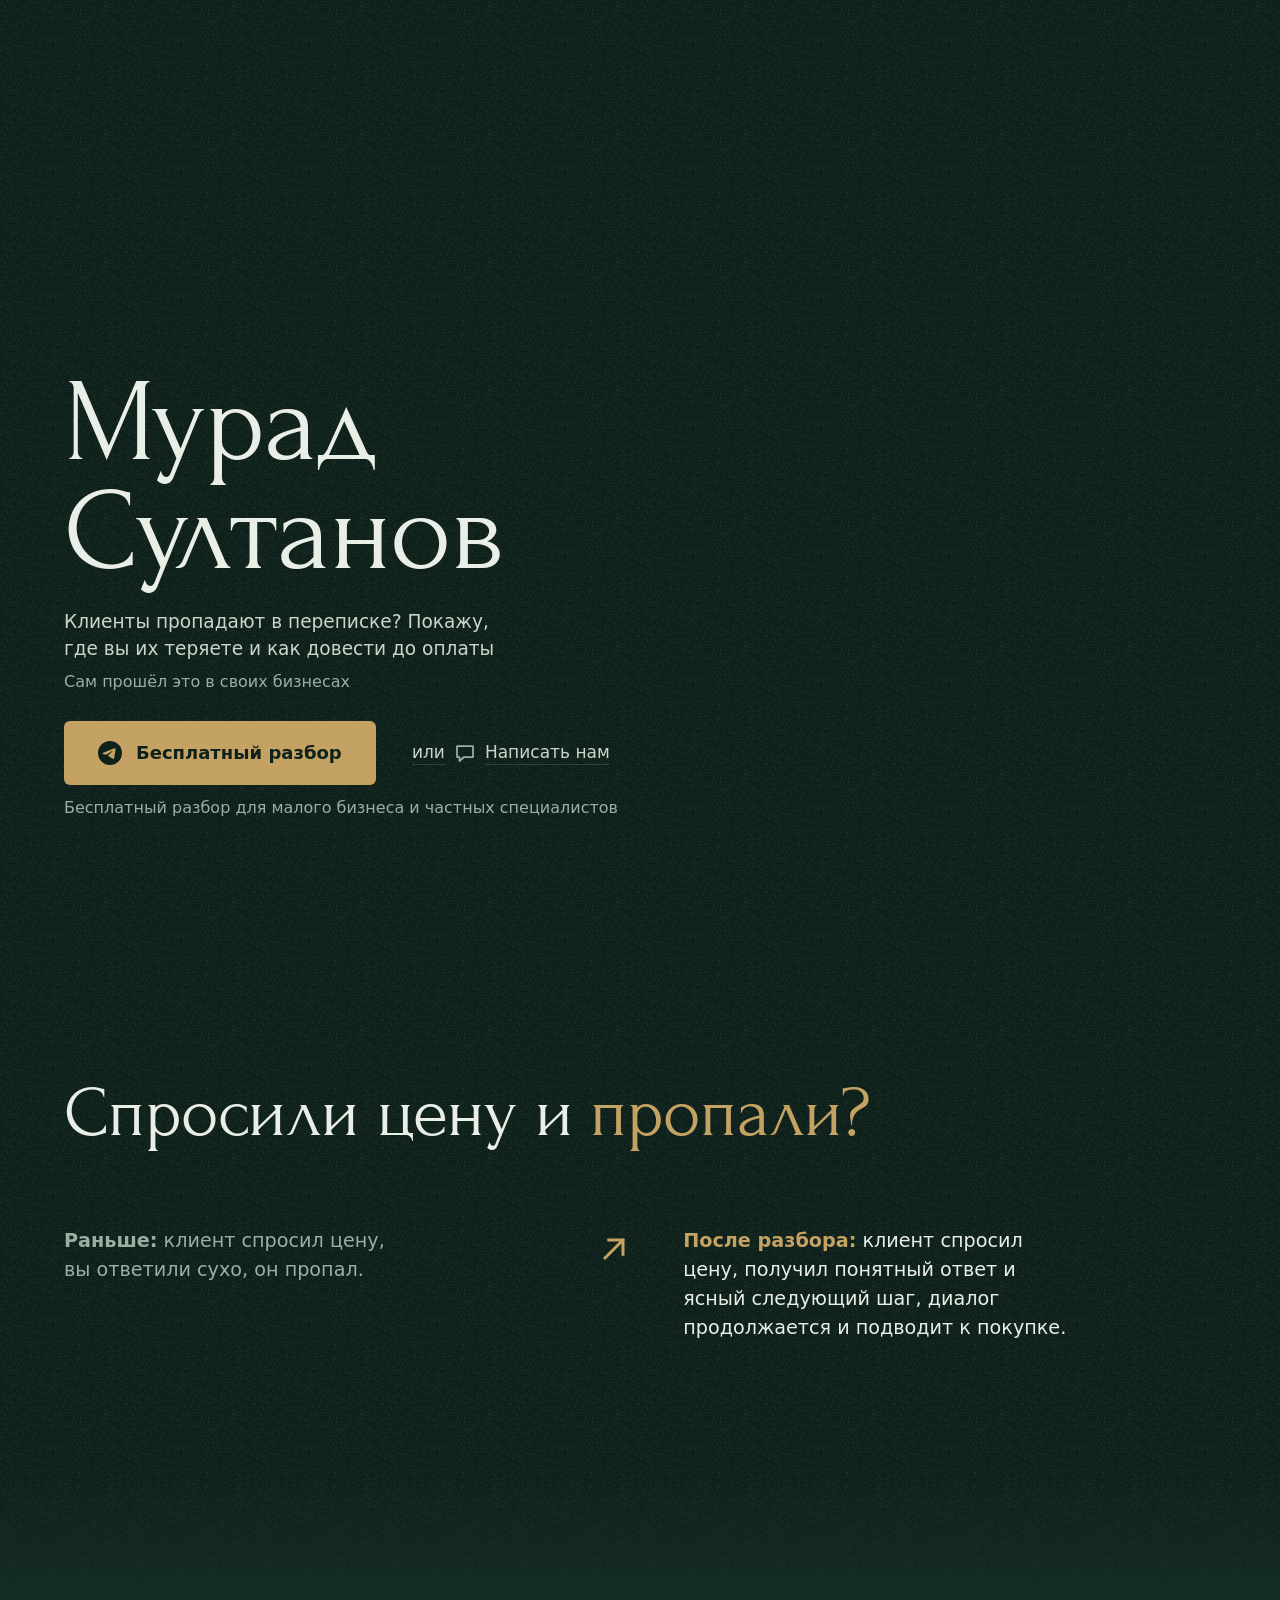
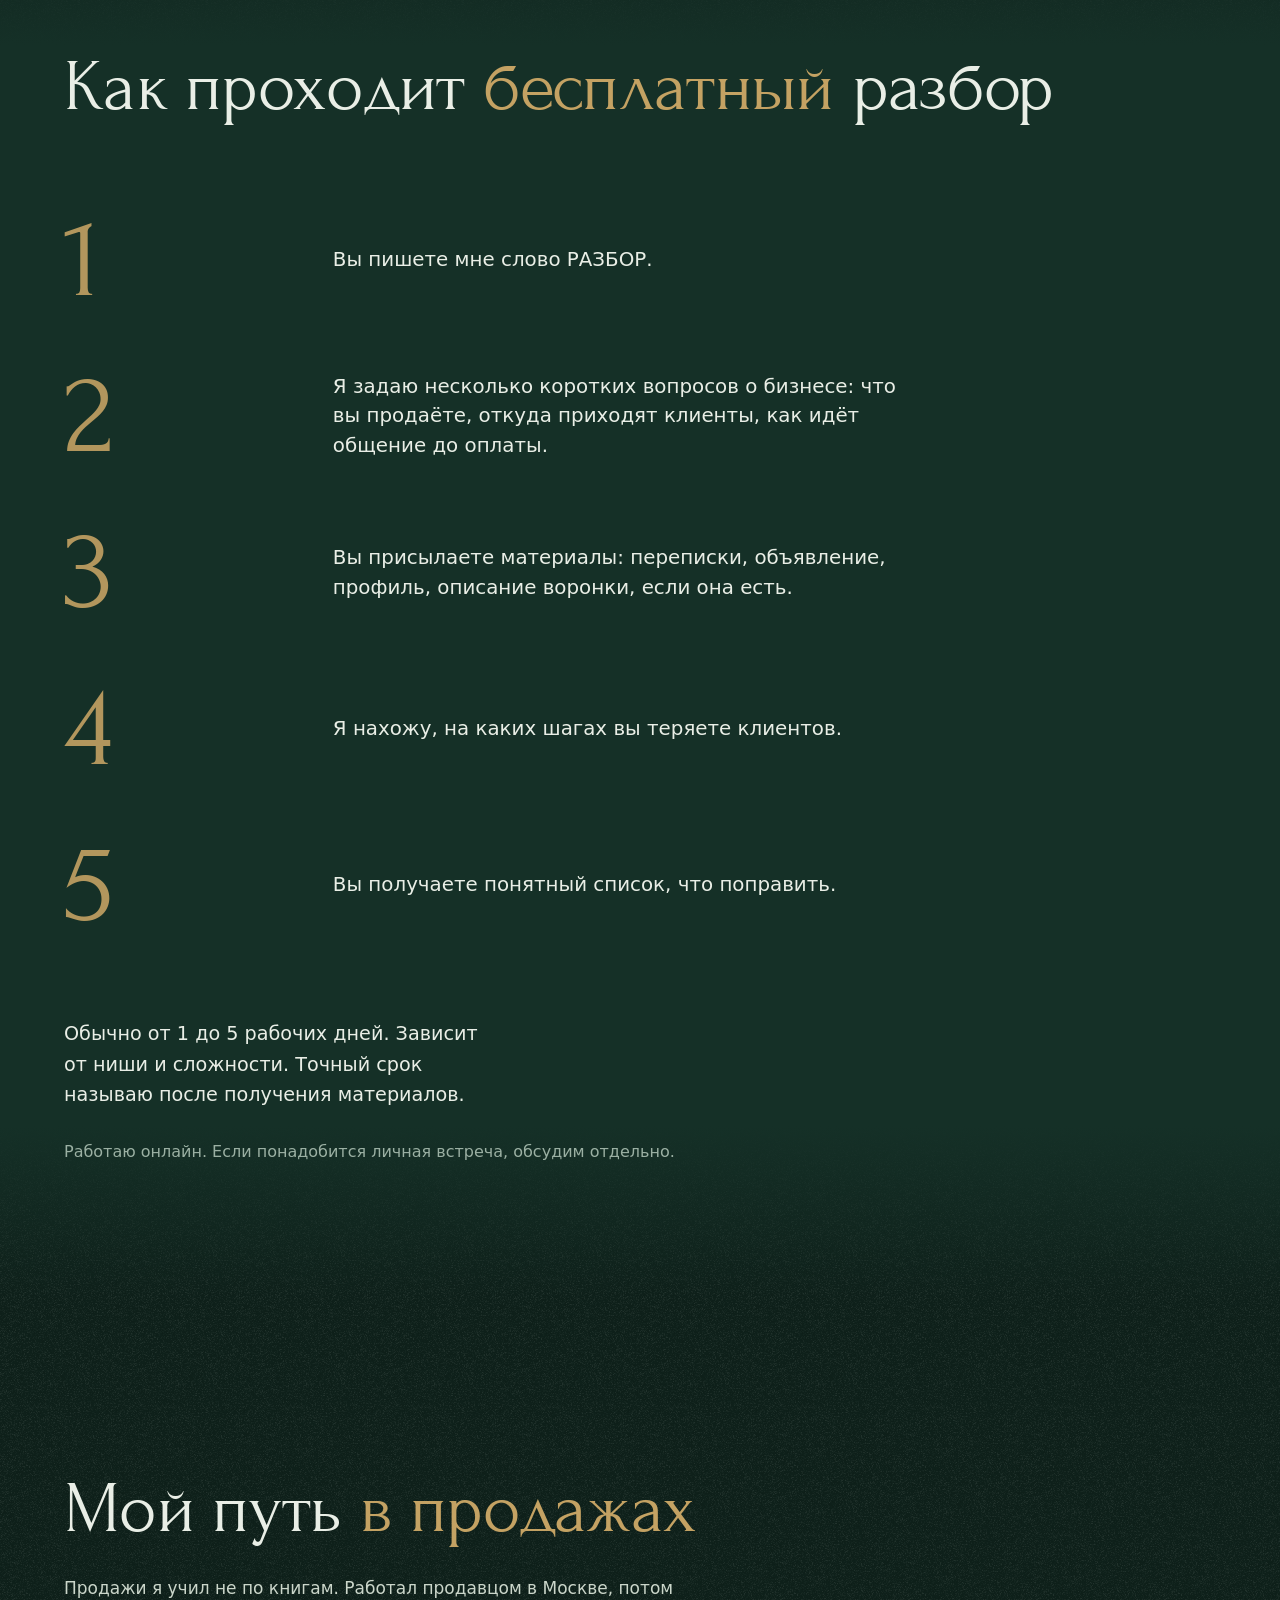
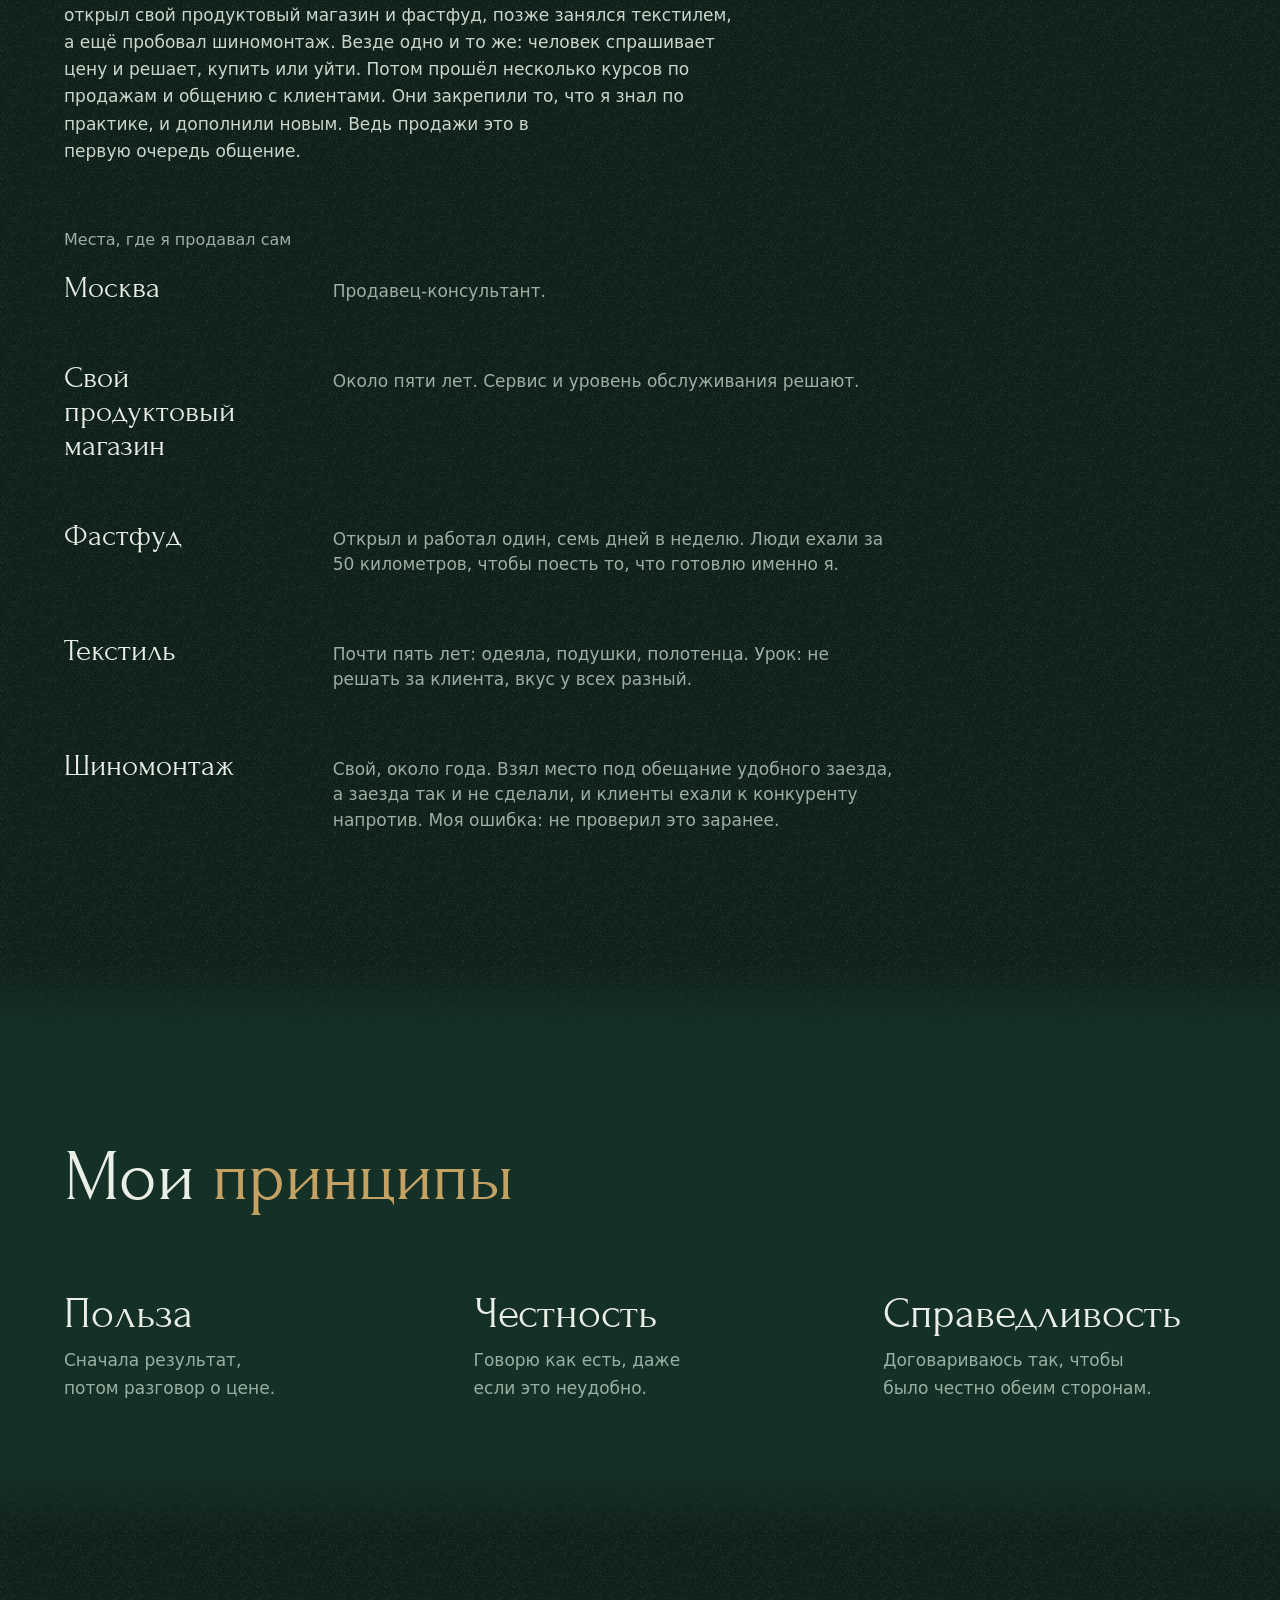
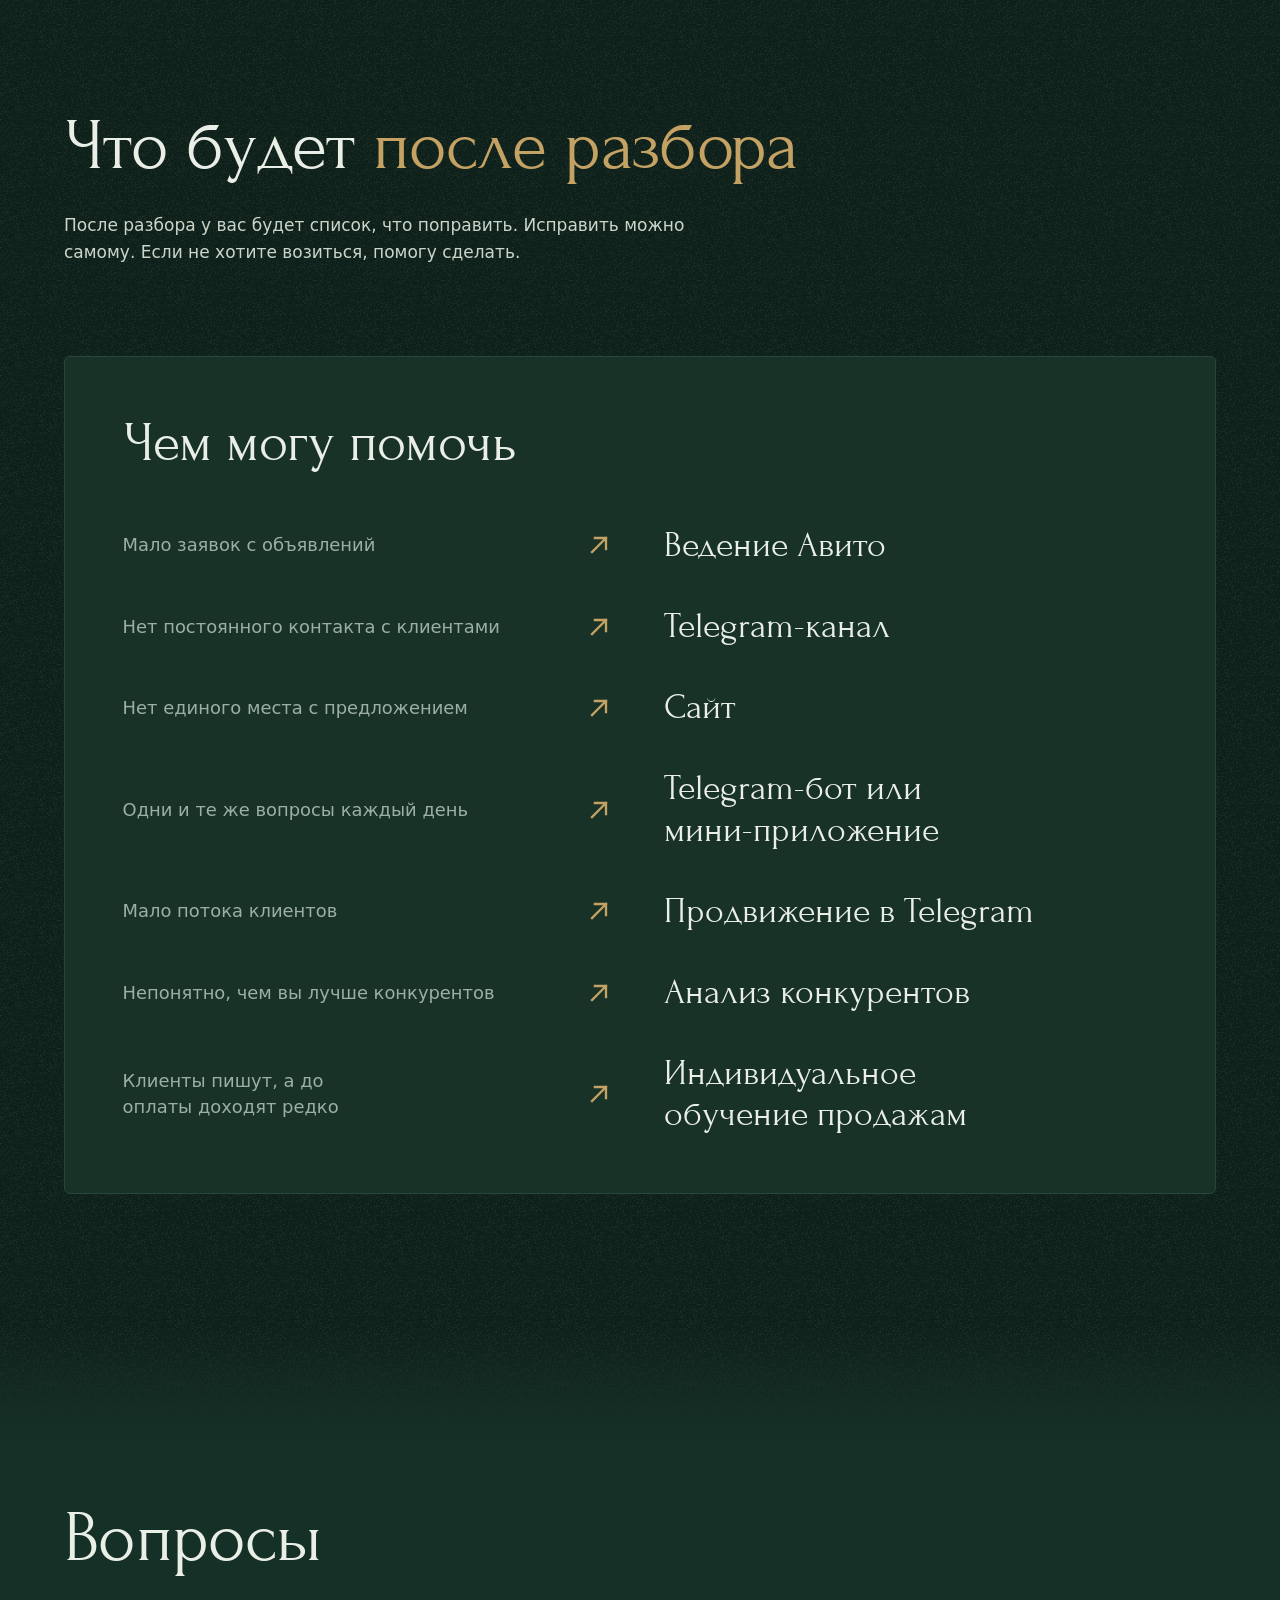
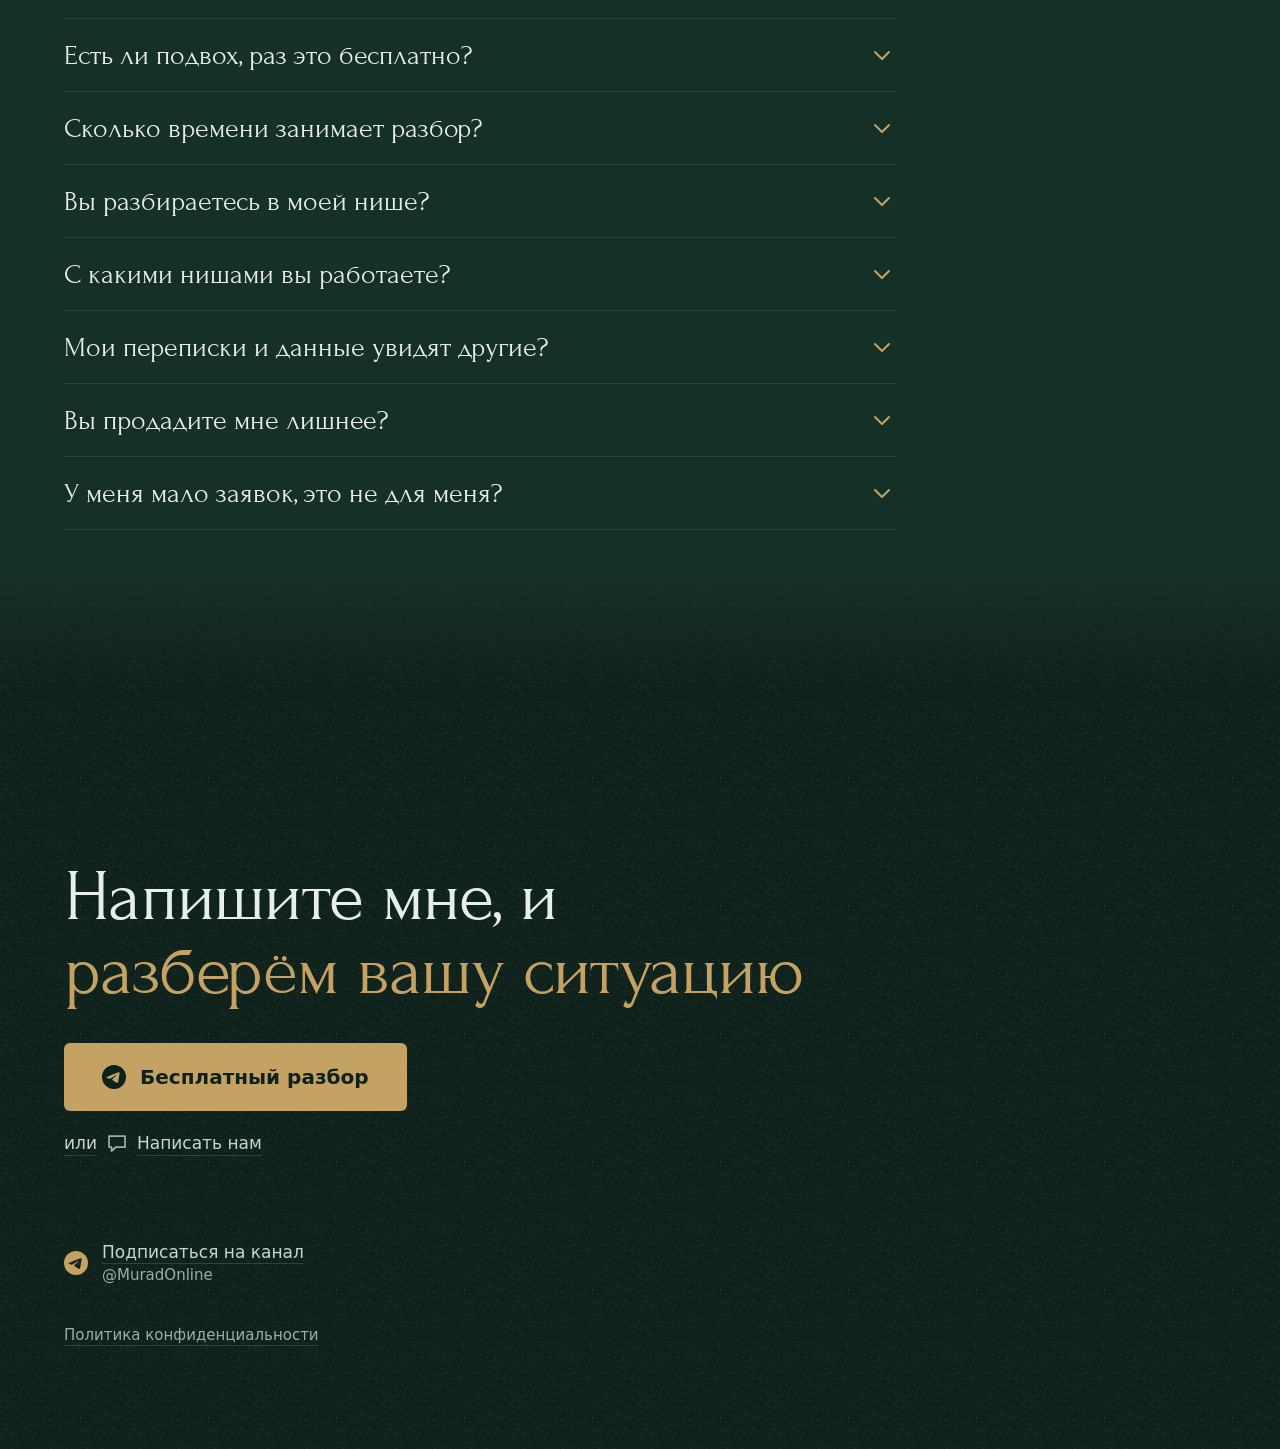
<file: index.html>
<!doctype html>
<html lang="ru">
<head>
<meta charset="utf-8">
<meta name="viewport" content="width=device-width, initial-scale=1, viewport-fit=cover">
<title>Мурад Султанов | Разбор бизнеса</title>
<meta name="description" content="Клиенты пропадают в переписке? Покажу, где вы их теряете и как довести до оплаты. Бесплатный разбор для малого бизнеса и частных специалистов.">

<!-- ВРЕМЕННО: пока сайт живёт на github.io, он закрыт от индексации. После переезда на свой домен удалите эту строку (см. README). -->
<meta name="robots" content="noindex, nofollow">

<meta http-equiv="Content-Security-Policy" content="default-src 'none'; script-src 'self'; style-src 'self'; img-src 'self'; font-src 'self'; connect-src 'self'; base-uri 'none'; form-action 'none'">
<meta name="referrer" content="no-referrer">
<meta name="theme-color" content="#0f211b">
<meta name="color-scheme" content="dark">

<!-- ПЛЕЙСХОЛДЕР: заменить на настоящий адрес после создания репозитория или покупки домена (см. README) -->
<link rel="canonical" href="https://muraslt.github.io/">
<meta property="og:type" content="website">
<meta property="og:locale" content="ru_RU">
<meta property="og:site_name" content="Мурад Султанов">
<meta property="og:title" content="Мурад Султанов | Разбор бизнеса">
<meta property="og:description" content="Клиенты пропадают в переписке? Покажу, где вы их теряете и как довести до оплаты. Бесплатный разбор для малого бизнеса и частных специалистов.">
<meta property="og:url" content="https://muraslt.github.io/">
<meta property="og:image" content="https://muraslt.github.io/og-image.jpg">
<meta property="og:image:width" content="1200">
<meta property="og:image:height" content="630">
<meta name="twitter:card" content="summary_large_image">
<meta name="twitter:title" content="Мурад Султанов | Разбор бизнеса">
<meta name="twitter:description" content="Клиенты пропадают в переписке? Покажу, где вы их теряете и как довести до оплаты. Бесплатный разбор для малого бизнеса и частных специалистов.">
<meta name="twitter:image" content="https://muraslt.github.io/og-image.jpg">

<link rel="icon" href="favicon.svg" type="image/svg+xml">
<link rel="icon" href="favicon-32.png" type="image/png" sizes="32x32">
<link rel="apple-touch-icon" href="apple-touch-icon.png">

<link rel="preload" href="assets/fonts/forum-cyrillic.woff2" as="font" type="font/woff2" crossorigin>
<link rel="stylesheet" href="assets/style.css">
<script src="assets/main.js" defer></script>
</head>
<body>

<svg class="sprite" aria-hidden="true" focusable="false">
  <symbol id="i-arrow" viewBox="0 0 24 24"><path d="M6 18 18 6M8.5 6H18v9.5" fill="none" stroke="currentColor" stroke-width="2" stroke-linecap="square"/></symbol>
  <symbol id="i-chev" viewBox="0 0 24 24"><path d="M6 9.5 12 15.5 18 9.5" fill="none" stroke="currentColor" stroke-width="1.75" stroke-linecap="round" stroke-linejoin="round"/></symbol>
  <symbol id="i-tg" viewBox="0 0 24 24"><path d="M11.944 0A12 12 0 0 0 0 12a12 12 0 0 0 12 12 12 12 0 0 0 12-12A12 12 0 0 0 12 0a12 12 0 0 0-.056 0zm4.962 7.224c.1-.002.321.023.465.14a.506.506 0 0 1 .171.325c.016.093.036.306.02.472-.18 1.898-.962 6.502-1.36 8.627-.168.9-.499 1.201-.82 1.23-.696.065-1.225-.46-1.9-.902-1.056-.693-1.653-1.124-2.678-1.8-1.185-.78-.417-1.21.258-1.91.177-.184 3.247-2.977 3.307-3.23.007-.032.014-.15-.056-.212s-.174-.041-.249-.024c-.106.024-1.793 1.14-5.061 3.345-.48.33-.913.49-1.302.48-.428-.008-1.252-.241-1.865-.44-.752-.245-1.349-.374-1.297-.789.027-.216.325-.437.893-.663 3.498-1.524 5.83-2.529 6.998-3.014 3.332-1.386 4.025-1.627 4.476-1.635z"/></symbol>
  <symbol id="i-chat" viewBox="0 0 24 24"><path d="M4 5h16v11H11l-4.5 4v-4H4z" fill="none" stroke="currentColor" stroke-width="1.75" stroke-linejoin="round"/></symbol>
</svg>

<main id="top">

<!-- ====== Первый экран ====== -->
<header class="hero" id="hero">
  <div class="hero__media" data-parallax>
    <picture>
      <source media="(min-width: 900px) and (min-aspect-ratio: 1/1)" type="image/avif" srcset="assets/img/portrait-d-700.avif 700w, assets/img/portrait-d-1000.avif 1000w, assets/img/portrait-d-1460.avif 1460w" sizes="85vh">
      <source media="(min-width: 900px) and (min-aspect-ratio: 1/1)" type="image/webp" srcset="assets/img/portrait-d-700.webp 700w, assets/img/portrait-d-1000.webp 1000w, assets/img/portrait-d-1460.webp 1460w" sizes="85vh">
      <source media="(min-width: 900px) and (min-aspect-ratio: 1/1)" srcset="assets/img/portrait-d-700.jpg 700w, assets/img/portrait-d-1000.jpg 1000w, assets/img/portrait-d-1460.jpg 1460w" sizes="85vh">
      <source type="image/avif" srcset="assets/img/portrait-m-640.avif 640w, assets/img/portrait-m-960.avif 960w, assets/img/portrait-m-1240.avif 1240w" sizes="100vw">
      <source type="image/webp" srcset="assets/img/portrait-m-640.webp 640w, assets/img/portrait-m-960.webp 960w, assets/img/portrait-m-1240.webp 1240w" sizes="100vw">
      <img src="assets/img/portrait-m-960.jpg" srcset="assets/img/portrait-m-640.jpg 640w, assets/img/portrait-m-960.jpg 960w, assets/img/portrait-m-1240.jpg 1240w" sizes="100vw" width="1240" height="1550" alt="Мурад Султанов" fetchpriority="high" decoding="async">
    </picture>
  </div>

  <div class="hero__body">
    <h1><span>Мурад</span> <span>Султанов</span></h1>
    <p class="hero__lead">Клиенты пропадают в переписке? Покажу, где вы их теряете и как довести до&nbsp;оплаты</p>
    <p class="hero__sub">Сам прошёл это в своих бизнесах</p>
    <div class="hero__cta">
      <a class="btn" href="https://t.me/muraslt?text=%D0%90%D1%81%D1%81%D0%B0%D0%BB%D1%8F%D0%BC%D1%83%20%D0%B0%D0%BB%D0%B5%D0%B9%D0%BA%D1%83%D0%BC%21%20%D0%9C%D1%83%D1%80%D0%B0%D0%B4%2C%20%D1%85%D0%BE%D1%87%D1%83%20%D0%B1%D0%B5%D1%81%D0%BF%D0%BB%D0%B0%D1%82%D0%BD%D1%8B%D0%B9%20%D0%A0%D0%90%D0%97%D0%91%D0%9E%D0%A0." data-cta="hero"><svg class="ico" aria-hidden="true"><use href="#i-tg"/></svg>Бесплатный разбор</a>
      <a class="link" href="https://wa.me/79291993333?text=%D0%90%D1%81%D1%81%D0%B0%D0%BB%D1%8F%D0%BC%D1%83%20%D0%B0%D0%BB%D0%B5%D0%B9%D0%BA%D1%83%D0%BC%21%20%D0%9C%D1%83%D1%80%D0%B0%D0%B4%2C%20%D1%85%D0%BE%D1%87%D1%83%20%D0%B1%D0%B5%D1%81%D0%BF%D0%BB%D0%B0%D1%82%D0%BD%D1%8B%D0%B9%20%D0%A0%D0%90%D0%97%D0%91%D0%9E%D0%A0." target="_blank" rel="noopener" aria-label="Написать в мессенджере"><span>или</span><svg class="ico ico--chat" aria-hidden="true"><use href="#i-chat"/></svg><span>Написать нам</span></a>
      <p class="hero__note">Бесплатный разбор для малого бизнеса и частных специалистов</p>
    </div>
  </div>
</header>

<!-- ====== С чем помогаю ====== -->
<section class="section" aria-labelledby="h-help">
  <div class="wrap">
    <h2 id="h-help" data-reveal>Спросили цену и <em>пропали?</em></h2>
    <div class="ba" data-reveal>
      <p class="ba__before"><strong>Раньше:</strong> клиент спросил цену, вы ответили сухо, он пропал.</p>
      <svg class="arr" aria-hidden="true"><use href="#i-arrow"/></svg>
      <p class="ba__after"><strong>После&nbsp;разбора:</strong> клиент спросил цену, получил понятный ответ и ясный следующий шаг, диалог продолжается и подводит к покупке.</p>
    </div>
  </div>
</section>

<!-- ====== Как проходит разбор ====== -->
<section class="section section--tint" aria-labelledby="h-how">
  <div class="wrap">
    <h2 id="h-how" data-reveal>Как проходит <em>бесплатный</em> разбор</h2>
    <ol class="steps">
      <li data-reveal><p>Вы пишете мне слово РАЗБОР.</p></li>
      <li data-reveal><p>Я задаю несколько коротких вопросов о бизнесе: что вы продаёте, откуда приходят клиенты, как идёт общение до&nbsp;оплаты.</p></li>
      <li data-reveal><p>Вы присылаете материалы: переписки, объявление, профиль, описание воронки, если она есть.</p></li>
      <li data-reveal><p>Я нахожу, на каких шагах вы теряете клиентов.</p></li>
      <li data-reveal><p>Вы получаете понятный список, что&nbsp;поправить.</p></li>
    </ol>
    <p class="timing" data-reveal>Обычно от 1 до 5 рабочих дней. Зависит от ниши и сложности. Точный срок называю после получения материалов.</p>
    <p class="fineprint" data-reveal>Работаю онлайн. Если понадобится личная встреча, обсудим&nbsp;отдельно.</p>
  </div>
</section>

<!-- ====== Мой путь ====== -->
<section class="section" aria-labelledby="h-path">
  <div class="wrap">
    <h2 id="h-path" data-reveal>Мой путь <em>в продажах</em></h2>
    <p class="lead" data-reveal>Продажи я учил не по книгам. Работал продавцом в Москве, потом открыл свой продуктовый магазин и фастфуд, позже занялся текстилем, а ещё пробовал шиномонтаж. Везде одно и то же: человек спрашивает цену и решает, купить или уйти. Потом прошёл несколько курсов по продажам и общению с клиентами. Они закрепили то, что я знал по практике, и дополнили новым. Ведь продажи это в первую&nbsp;очередь&nbsp;общение.</p>
    <p class="path__cap" data-reveal>Места, где я продавал сам</p>
    <ol class="path">
      <li data-reveal><h3>Москва</h3><p>Продавец-консультант.</p></li>
      <li data-reveal><h3>Свой продуктовый магазин</h3><p>Около пяти лет. Сервис и уровень обслуживания решают.</p></li>
      <li data-reveal><h3>Фастфуд</h3><p>Открыл и работал один, семь дней в неделю. Люди ехали за 50 километров, чтобы поесть то, что готовлю именно я.</p></li>
      <li data-reveal><h3>Текстиль</h3><p>Почти пять лет: одеяла, подушки, полотенца. Урок: не решать за клиента, вкус у&nbsp;всех&nbsp;разный.</p></li>
      <li data-reveal><h3>Шиномонтаж</h3><p>Свой, около года. Взял место под обещание удобного заезда, а заезда так и не сделали, и клиенты ехали к конкуренту напротив. Моя ошибка: не проверил это заранее.</p></li>
    </ol>
  </div>
</section>

<!-- ====== Принципы ====== -->
<section class="section section--tint" aria-labelledby="h-values">
  <div class="wrap">
    <h2 id="h-values" data-reveal>Мои <em>принципы</em></h2>
    <div class="values">
      <div data-reveal><h3>Польза</h3><p>Сначала результат, потом разговор о&nbsp;цене.</p></div>
      <div data-reveal><h3>Честность</h3><p>Говорю как есть, даже если это&nbsp;неудобно.</p></div>
      <div data-reveal><h3>Справедливость</h3><p>Договариваюсь так, чтобы было честно обеим сторонам.</p></div>
    </div>
  </div>
</section>

<!-- ====== Что дальше после&nbsp;разбора + Чем могу помочь ====== -->
<section class="section" aria-labelledby="h-next">
  <div class="wrap">
    <h2 id="h-next" data-reveal>Что будет <em>после&nbsp;разбора</em></h2>
    <p class="lead" data-reveal>После&nbsp;разбора у вас будет список, что&nbsp;поправить. Исправить можно самому. Если не хотите возиться, помогу сделать.</p>

    <div class="island" data-reveal>
      <h3 class="island__title" id="h-can">Чем могу помочь</h3>
      <dl class="help">
        <div><dt>Мало заявок с объявлений</dt><svg class="arr" aria-hidden="true"><use href="#i-arrow"/></svg><dd>Ведение Авито</dd></div>
        <div><dt>Нет постоянного контакта с клиентами</dt><svg class="arr" aria-hidden="true"><use href="#i-arrow"/></svg><dd>Telegram-канал</dd></div>
        <div><dt>Нет единого места с предложением</dt><svg class="arr" aria-hidden="true"><use href="#i-arrow"/></svg><dd>Сайт</dd></div>
        <div><dt>Одни и те же вопросы каждый&nbsp;день</dt><svg class="arr" aria-hidden="true"><use href="#i-arrow"/></svg><dd>Telegram-бот или мини-приложение</dd></div>
        <div><dt>Мало потока клиентов</dt><svg class="arr" aria-hidden="true"><use href="#i-arrow"/></svg><dd>Продвижение в Telegram</dd></div>
        <div><dt>Непонятно, чем вы лучше конкурентов</dt><svg class="arr" aria-hidden="true"><use href="#i-arrow"/></svg><dd>Анализ конкурентов</dd></div>
        <div><dt>Клиенты пишут, а до оплаты доходят редко</dt><svg class="arr" aria-hidden="true"><use href="#i-arrow"/></svg><dd>Индивидуальное обучение продажам</dd></div>
      </dl>
    </div>
  </div>
</section>

<!-- ====== Вопросы ====== -->
<section class="section section--tint" aria-labelledby="h-faq">
  <div class="wrap">
    <h2 id="h-faq" data-reveal>Вопросы</h2>
    <div class="faq">
      <details>
        <summary>Есть ли подвох, раз это бесплатно? <svg class="chev" aria-hidden="true"><use href="#i-chev"/></svg></summary>
        <p>Нет. Разбор бесплатный, и список, что&nbsp;поправить, вы получаете всегда, даже если больше ничего не закажете. Дальше решаете сами: исправить своими силами или попросить помощи. Помощь с исправлением это отдельная&nbsp;услуга.</p>
      </details>
      <details>
        <summary>Сколько времени занимает разбор? <svg class="chev" aria-hidden="true"><use href="#i-chev"/></svg></summary>
        <p>Обычно от 1 до 5 рабочих дней. Если бизнес масштабный или нишу нужно изучать дольше, например онлайн-бизнес по всей стране, понадобится больше времени. Точный срок называю после получения материалов, до&nbsp;начала&nbsp;работы.</p>
      </details>
      <details>
        <summary>Вы разбираетесь в моей&nbsp;нише? <svg class="chev" aria-hidden="true"><use href="#i-chev"/></svg></summary>
        <p>Нишу изучаю по вашим ответам и материалам. Продажи везде устроены похоже: человек написал, получил ответ, решил, платить или нет. Сам прошёл это в магазине, общепите, текстиле и шиномонтаже.</p>
      </details>
      <details>
        <summary>С какими нишами вы работаете? <svg class="chev" aria-hidden="true"><use href="#i-chev"/></svg></summary>
        <p>Беру не все ниши. Работаю только с тем, что разрешено и честно. Если ваша ниша мне не подходит, скажу об этом сразу, чтобы не тратить ваше время.</p>
      </details>
      <details>
        <summary>Мои переписки и данные увидят другие? <svg class="chev" aria-hidden="true"><use href="#i-chev"/></svg></summary>
        <p>Нет. Материалы остаются у меня и нужны только для разбора. Если ваш разбор может стать кейсом или отзывом, это возможно только с вашего согласия, без названия и данных, пока вы сами не решите иначе. Без разрешения он никуда&nbsp;не&nbsp;уходит.</p>
      </details>
      <details>
        <summary>Вы продадите мне лишнее? <svg class="chev" aria-hidden="true"><use href="#i-chev"/></svg></summary>
        <p>Нет. Помощь предлагаю только там, где вижу в разборе, что она нужна. Если не нужна, так и скажу.</p>
      </details>
      <details>
        <summary>У меня мало заявок, это не для&nbsp;меня? <svg class="chev" aria-hidden="true"><use href="#i-chev"/></svg></summary>
        <p>Это нормально. Разбор как раз показывает, где теряются заявки, даже когда их&nbsp;немного.</p>
      </details>
    </div>
  </div>
</section>

<!--
====== Отзывы (СКРЫТО, заготовка под будущие настоящие отзывы) ======
Включать только настоящие отзывы с письменного согласия автора. Ничего не выдумывать.
<section class="section" aria-labelledby="h-reviews">
  <div class="wrap">
    <h2 id="h-reviews">Отзывы</h2>
    <ul class="reviews">
      <li><blockquote>Текст отзыва</blockquote><p>Имя, ниша (с согласия автора)</p></li>
    </ul>
  </div>
</section>
-->

<!--
====== В деле (СКРЫТО, заготовка под второе фото) ======
<section class="section" aria-labelledby="h-action">
  <div class="wrap">
    <h2 id="h-action">В деле</h2>
    <img src="assets/img/in-action.jpg" width="1600" height="1000" alt="Мурад Султанов за работой" loading="lazy" decoding="async">
  </div>
</section>
-->

<!-- ====== Контакты ====== -->
<section class="section contact" id="contacts" aria-labelledby="h-contact">
  <div class="wrap">
    <h2 id="h-contact" data-reveal>Напишите мне, и <em>разберём вашу ситуацию</em></h2>
    <a class="btn" href="https://t.me/muraslt?text=%D0%90%D1%81%D1%81%D0%B0%D0%BB%D1%8F%D0%BC%D1%83%20%D0%B0%D0%BB%D0%B5%D0%B9%D0%BA%D1%83%D0%BC%21%20%D0%9C%D1%83%D1%80%D0%B0%D0%B4%2C%20%D1%85%D0%BE%D1%87%D1%83%20%D0%B1%D0%B5%D1%81%D0%BF%D0%BB%D0%B0%D1%82%D0%BD%D1%8B%D0%B9%20%D0%A0%D0%90%D0%97%D0%91%D0%9E%D0%A0." data-cta="final"><svg class="ico" aria-hidden="true"><use href="#i-tg"/></svg>Бесплатный разбор</a>
    <p class="contact__alt"><a class="link" href="https://wa.me/79291993333?text=%D0%90%D1%81%D1%81%D0%B0%D0%BB%D1%8F%D0%BC%D1%83%20%D0%B0%D0%BB%D0%B5%D0%B9%D0%BA%D1%83%D0%BC%21%20%D0%9C%D1%83%D1%80%D0%B0%D0%B4%2C%20%D1%85%D0%BE%D1%87%D1%83%20%D0%B1%D0%B5%D1%81%D0%BF%D0%BB%D0%B0%D1%82%D0%BD%D1%8B%D0%B9%20%D0%A0%D0%90%D0%97%D0%91%D0%9E%D0%A0." target="_blank" rel="noopener" aria-label="Написать в мессенджере"><span>или</span><svg class="ico ico--chat" aria-hidden="true"><use href="#i-chat"/></svg><span>Написать нам</span></a></p>

    <nav class="social" aria-label="Соцсети">
      <a href="https://t.me/MuradOnline"><svg class="ico" aria-hidden="true"><use href="#i-tg"/></svg><span class="social__txt"><span class="social__act">Подписаться на канал</span><span class="social__handle">@MuradOnline</span></span></a>
    </nav>
    <a class="legal" href="privacy.html">Политика конфиденциальности</a>
  </div>
</section>

</main>

<div class="sticky" id="sticky">
  <a class="btn" href="https://t.me/muraslt?text=%D0%90%D1%81%D1%81%D0%B0%D0%BB%D1%8F%D0%BC%D1%83%20%D0%B0%D0%BB%D0%B5%D0%B9%D0%BA%D1%83%D0%BC%21%20%D0%9C%D1%83%D1%80%D0%B0%D0%B4%2C%20%D1%85%D0%BE%D1%87%D1%83%20%D0%B1%D0%B5%D1%81%D0%BF%D0%BB%D0%B0%D1%82%D0%BD%D1%8B%D0%B9%20%D0%A0%D0%90%D0%97%D0%91%D0%9E%D0%A0." data-cta="sticky"><svg class="ico" aria-hidden="true"><use href="#i-tg"/></svg>Бесплатный разбор</a>
</div>

</body>
</html>
</file>
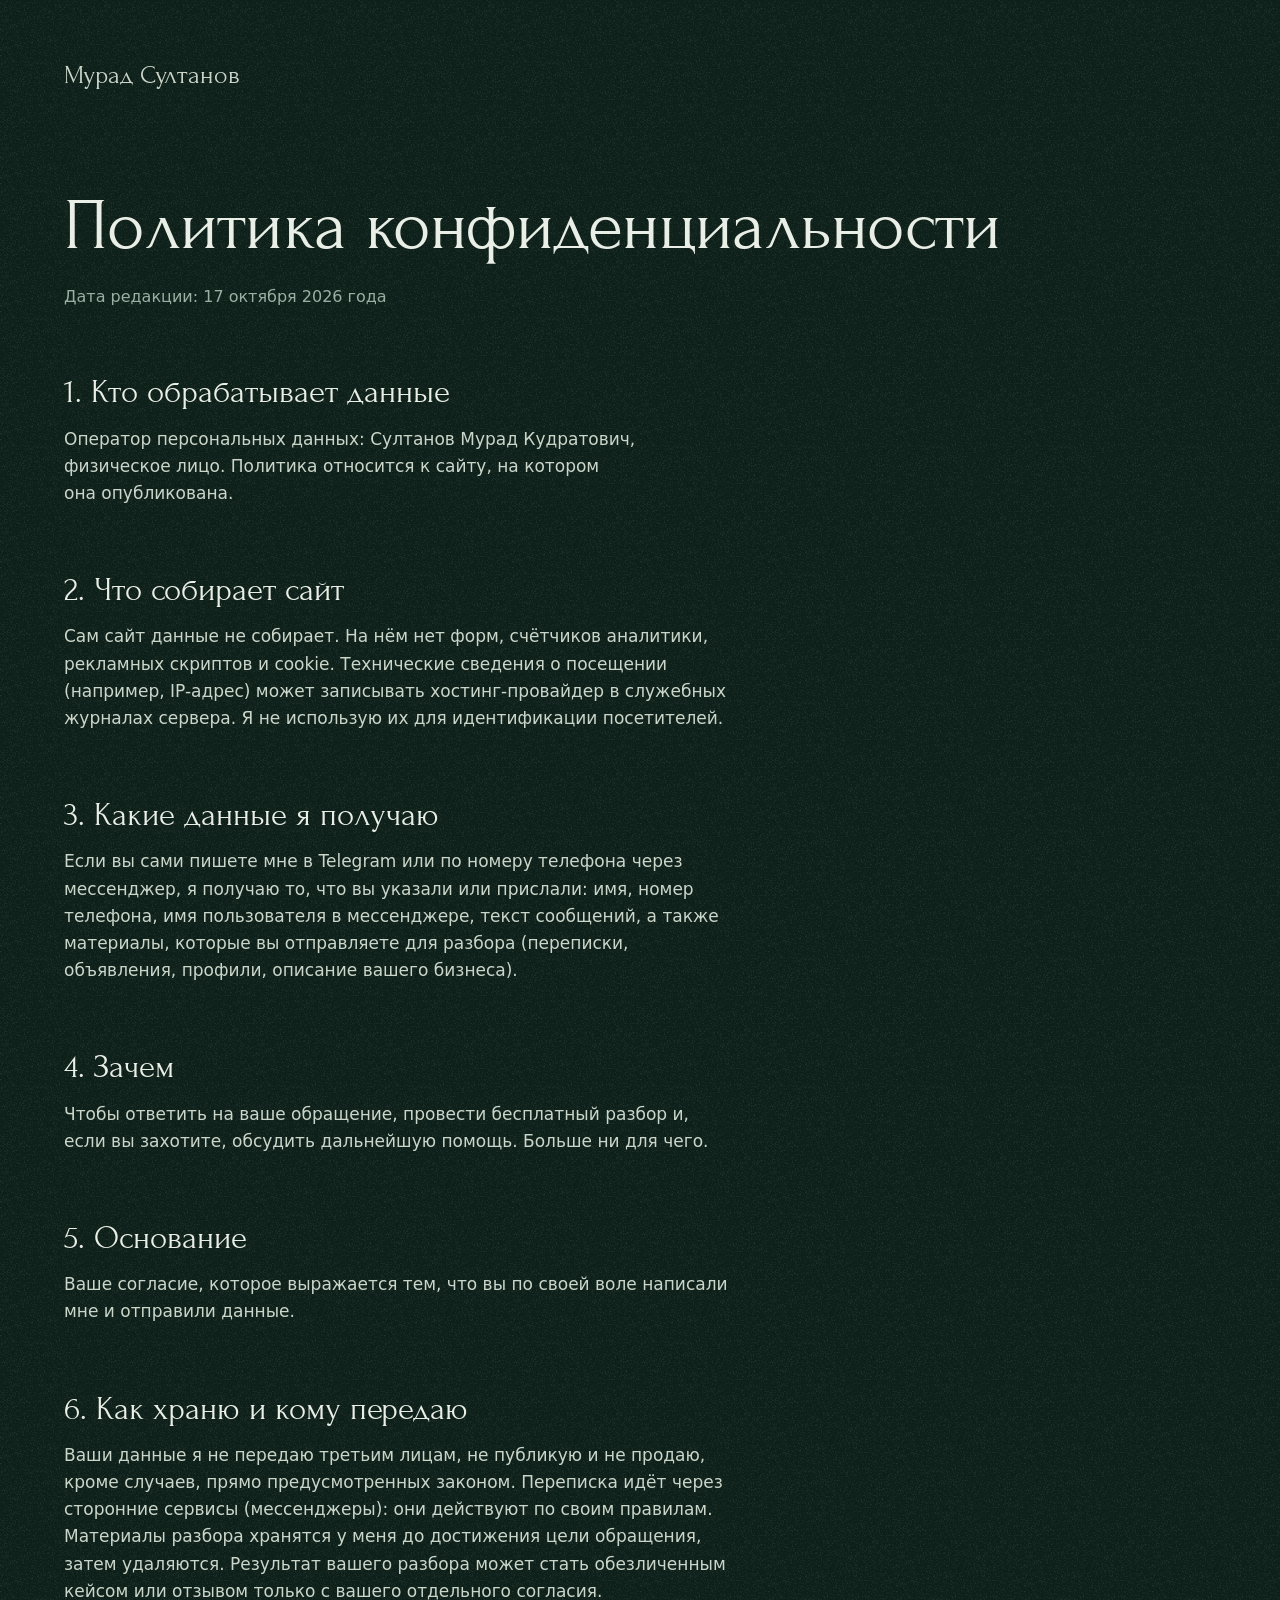
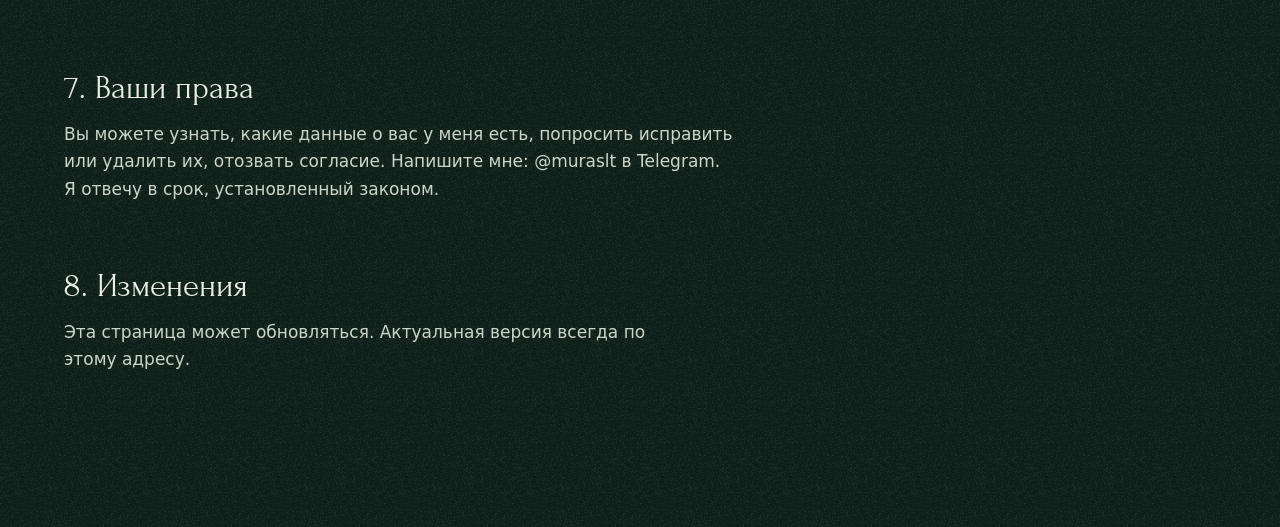
<file: privacy.html>
<!doctype html>
<html lang="ru">
<head>
<meta charset="utf-8">
<meta name="viewport" content="width=device-width, initial-scale=1, viewport-fit=cover">
<title>Политика конфиденциальности | Мурад Султанов</title>

<!-- ВРЕМЕННО: пока сайт живёт на github.io, он закрыт от индексации. После переезда на свой домен удалите эту строку (см. README). -->
<meta name="robots" content="noindex, nofollow">

<meta http-equiv="Content-Security-Policy" content="default-src 'none'; script-src 'self'; style-src 'self'; img-src 'self'; font-src 'self'; connect-src 'self'; base-uri 'none'; form-action 'none'">
<meta name="referrer" content="no-referrer">
<meta name="theme-color" content="#0f211b">
<meta name="color-scheme" content="dark">

<link rel="icon" href="favicon.svg" type="image/svg+xml">
<link rel="icon" href="favicon-32.png" type="image/png" sizes="32x32">
<link rel="apple-touch-icon" href="apple-touch-icon.png">

<link rel="preload" href="assets/fonts/forum-cyrillic.woff2" as="font" type="font/woff2" crossorigin>
<link rel="stylesheet" href="assets/style.css">
</head>
<body>

<main class="doc">
  <div class="wrap">
    <a class="doc__home" href="index.html">Мурад Султанов</a>

    <h1>Политика конфиденциальности</h1>
    <p class="doc__date">Дата редакции: 17 октября 2026 года</p>

    <section>
      <h2>1. Кто обрабатывает данные</h2>
      <p>Оператор персональных данных: Султанов Мурад Кудратович, физическое лицо. Политика относится к сайту, на котором она опубликована.</p>
    </section>

    <section>
      <h2>2. Что собирает сайт</h2>
      <p>Сам сайт данные не собирает. На нём нет форм, счётчиков аналитики, рекламных скриптов и cookie. Технические сведения о посещении (например, IP-адрес) может записывать хостинг-провайдер в служебных журналах сервера. Я не использую их для идентификации посетителей.</p>
    </section>

    <section>
      <h2>3. Какие данные я получаю</h2>
      <p>Если вы сами пишете мне в Telegram или по номеру телефона через мессенджер, я получаю то, что вы указали или прислали: имя, номер телефона, имя пользователя в мессенджере, текст сообщений, а также материалы, которые вы отправляете для разбора (переписки, объявления, профили, описание вашего бизнеса).</p>
    </section>

    <section>
      <h2>4. Зачем</h2>
      <p>Чтобы ответить на ваше обращение, провести бесплатный разбор и, если вы захотите, обсудить дальнейшую помощь. Больше ни для чего.</p>
    </section>

    <section>
      <h2>5. Основание</h2>
      <p>Ваше согласие, которое выражается тем, что вы по своей воле написали мне и отправили данные.</p>
    </section>

    <section>
      <h2>6. Как храню и кому передаю</h2>
      <p>Ваши данные я не передаю третьим лицам, не публикую и не продаю, кроме случаев, прямо предусмотренных законом. Переписка идёт через сторонние сервисы (мессенджеры): они действуют по своим правилам. Материалы разбора хранятся у меня до достижения цели обращения, затем удаляются. Результат вашего разбора может стать обезличенным кейсом или отзывом только с вашего отдельного согласия.</p>
    </section>

    <section>
      <h2>7. Ваши права</h2>
      <p>Вы можете узнать, какие данные о вас у меня есть, попросить исправить или удалить их, отозвать согласие. Напишите мне: @muraslt в Telegram. Я отвечу в срок, установленный законом.</p>
    </section>

    <section>
      <h2>8. Изменения</h2>
      <p>Эта страница может обновляться. Актуальная версия всегда по этому адресу.</p>
    </section>
  </div>
</main>

</body>
</html>
</file>
<file: assets/style.css>
/* Мурад Султанов: сайт-визитка. Чистый CSS, без сборки. */

@font-face {
  font-family: "Forum";
  font-style: normal;
  font-weight: 400;
  font-display: swap;
  src: url("fonts/forum-cyrillic.woff2") format("woff2");
  unicode-range: U+0301, U+0400-045F, U+0490-0491, U+04B0-04B1, U+2116;
}
@font-face {
  font-family: "Forum";
  font-style: normal;
  font-weight: 400;
  font-display: swap;
  src: url("fonts/forum-latin.woff2") format("woff2");
  unicode-range: U+0000-00FF, U+0131, U+0152-0153, U+02BB-02BC, U+02C6, U+02DA, U+02DC, U+2000-206F, U+2074, U+20AC, U+2122, U+2191, U+2193, U+2212, U+2215, U+FEFF, U+FFFD;
}

:root{
  --fade-left: linear-gradient(to right, rgba(0,0,0,0.000) 0.0%, rgba(0,0,0,0.002) 2.7%, rgba(0,0,0,0.007) 5.3%, rgba(0,0,0,0.010) 8.0%, rgba(0,0,0,0.020) 10.0%, rgba(0,0,0,0.040) 12.0%, rgba(0,0,0,0.050) 14.0%, rgba(0,0,0,0.087) 15.7%, rgba(0,0,0,0.163) 17.3%, rgba(0,0,0,0.200) 19.0%, rgba(0,0,0,0.275) 20.3%, rgba(0,0,0,0.425) 21.7%, rgba(0,0,0,0.500) 23.0%, rgba(0,0,0,0.570) 24.0%, rgba(0,0,0,0.710) 25.0%, rgba(0,0,0,0.780) 26.0%, rgba(0,0,0,0.818) 27.0%, rgba(0,0,0,0.893) 28.0%, rgba(0,0,0,0.930) 29.0%, rgba(0,0,0,0.945) 30.3%, rgba(0,0,0,0.975) 31.7%, rgba(0,0,0,0.990) 33.0%, rgba(0,0,0,0.992) 34.7%, rgba(0,0,0,0.997) 36.3%, rgba(0,0,0,1.000) 38.0%, rgba(0,0,0,1.000) 100%);
  --fade-bottom: linear-gradient(to bottom, rgba(0,0,0,1.000) 56.0%, rgba(0,0,0,0.997) 59.1%, rgba(0,0,0,0.977) 62.3%, rgba(0,0,0,0.931) 65.4%, rgba(0,0,0,0.855) 68.6%, rgba(0,0,0,0.754) 71.7%, rgba(0,0,0,0.632) 74.9%, rgba(0,0,0,0.500) 78.0%, rgba(0,0,0,0.368) 81.1%, rgba(0,0,0,0.246) 84.3%, rgba(0,0,0,0.145) 87.4%, rgba(0,0,0,0.069) 90.6%, rgba(0,0,0,0.023) 93.7%, rgba(0,0,0,0.003) 96.9%, rgba(0,0,0,0.000) 100.0%);
  --fade-bottom-m: linear-gradient(to bottom, rgba(0,0,0,1.000) 64.0%, rgba(0,0,0,0.997) 66.6%, rgba(0,0,0,0.977) 69.1%, rgba(0,0,0,0.931) 71.7%, rgba(0,0,0,0.855) 74.3%, rgba(0,0,0,0.754) 76.9%, rgba(0,0,0,0.632) 79.4%, rgba(0,0,0,0.500) 82.0%, rgba(0,0,0,0.368) 84.6%, rgba(0,0,0,0.246) 87.1%, rgba(0,0,0,0.145) 89.7%, rgba(0,0,0,0.069) 92.3%, rgba(0,0,0,0.023) 94.9%, rgba(0,0,0,0.003) 97.4%, rgba(0,0,0,0.000) 100.0%);
}

:root {
  --bg: #0f211b;
  --surface: #183228;
  --tint: #153027;
  --edge: #27473b;
  --text: #e9eee6;
  --text-2: #cbd6ca;
  --muted: #9bb0a3;
  --accent: #c4a263;
  --accent-hover: #d3b377;
  --accent-press: #b08d4f;
  --on-accent: #0f211b;

  --r: 6px;
  --pad: clamp(20px, 5vw, 120px);
  --c1: clamp(220px, 21vw, 320px);
  --serif: "Forum", "Iowan Old Style", Georgia, "Times New Roman", serif;
  --sans: system-ui, -apple-system, "Segoe UI", Roboto, sans-serif;

  color-scheme: dark;
  interpolate-size: allow-keywords;
}

*,
*::before,
*::after {
  box-sizing: border-box;
}

html {
  background: var(--bg);
  -webkit-text-size-adjust: 100%;
  text-size-adjust: 100%;
}

body {
  margin: 0;
  background: var(--bg) url("grain.png") repeat;
  background-size: 128px 128px;
  color: var(--text);
  font: 17px/1.6 var(--sans);
  overflow-x: clip;
  -webkit-font-smoothing: antialiased;
}

img {
  display: block;
  max-width: 100%;
}

h1,
h2,
h3,
p,
ol,
ul,
dl,
dd {
  margin: 0;
}

ol,
ul {
  padding: 0;
  list-style: none;
}

a {
  color: inherit;
}

:focus-visible {
  outline: 2px solid var(--text);
  outline-offset: 4px;
  border-radius: 2px;
}

.sprite {
  position: absolute;
  width: 0;
  height: 0;
  overflow: hidden;
}

.wrap {
  width: 100%;
  max-width: 1400px;
  padding-inline: var(--pad);
}

.ico {
  width: 24px;
  height: 24px;
  flex: none;
  fill: currentColor;
}

.arr {
  width: 1.15em;
  height: 1.15em;
  flex: none;
  transition: transform 0.25s ease;
}

/* ---------- кнопка ---------- */

.btn {
  white-space: nowrap;
  display: inline-flex;
  align-items: center;
  justify-content: center;
  gap: 14px;
  min-height: 60px;
  padding: 0 28px;
  border-radius: var(--r);
  background: var(--accent);
  color: var(--on-accent);
  font: 600 18px/1.2 var(--sans);
  text-decoration: none;
  transition: background-color 0.2s ease;
}
.btn:hover {
  background: var(--accent-hover);
}
.btn:active {
  background: var(--accent-press);
}
.btn:hover .arr,
.btn:focus-visible .arr {
  transform: translate(3px, -3px);
}
.btn:focus-visible {
  outline-color: var(--text);
}

.link {
  white-space: nowrap;
  display: inline-flex;
  align-items: center;
  gap: 8px;
  min-height: 48px;
  color: var(--text-2);
  text-decoration: underline;
  text-decoration-color: var(--edge);
  text-decoration-thickness: 1px;
  text-underline-offset: 6px;
  transition: color 0.2s ease, text-decoration-color 0.2s ease;
}
.link:hover {
  color: var(--text);
  text-decoration-color: var(--accent);
}
.link .ico--chat {
  color: var(--muted);
  transition: color 0.2s ease;
}
.link:hover .ico--chat {
  color: var(--text-2);
}
.link:hover .arr {
  transform: translate(2px, -2px);
}

/* ---------- первый экран ---------- */

.hero {
  position: relative;
  isolation: isolate;
  display: flex;
  flex-direction: column;
  min-height: 100vh;
  min-height: 100svh;
  overflow: clip;
}

.hero__media {
  position: relative;
  z-index: -1;
  flex: 1 1 0;
  min-height: 300px;
  max-height: 124vw;
  -webkit-mask-image: var(--fade-bottom-m);
  mask-image: var(--fade-bottom-m);
  will-change: transform;
}
.hero__media img {
  position: absolute;
  inset: 0;
  width: 100%;
  height: 100%;
  object-fit: cover;
  object-position: 50% 0;
}

.hero__body {
  position: relative;
  flex: none;
  margin-top: calc(-1 * clamp(36px, 11vw, 84px));
  padding: 0 var(--pad) clamp(20px, 3.5svh, 40px);
}

.hero h1 {
  font: 400 clamp(52px, 17vw, 124px) / 0.95 var(--serif);
  letter-spacing: -0.01em;
  color: var(--text);
}
.hero h1 span {
  display: block;
}

.hero__lead {
  max-width: 34em;
  margin-top: clamp(14px, 2.4svh, 24px);
  color: var(--text-2);
  font-size: 18px;
  line-height: 1.5;
  text-wrap: pretty;
}

.hero__sub {
  margin-top: 8px;
  color: var(--muted);
  font-size: 16px;
  line-height: 1.4;
}

.hero__cta {
  margin-top: clamp(18px, 3svh, 32px);
  display: grid;
  grid-template-columns: 1fr;
  grid-template-areas:
    "btn"
    "note"
    "alt";
  align-items: center;
  justify-items: start;
}
.hero__cta .btn {
  grid-area: btn;
  width: 100%;
}
.hero__cta .link {
  grid-area: alt;
}
.hero__note {
  grid-area: note;
  margin-top: 10px;
  line-height: 1.4;
  color: var(--muted);
  font-size: 16px;
}

@media (min-width: 900px) and (min-aspect-ratio: 1/1) {
  .hero {
    --left: var(--pad);
    --name: clamp(56px, min(9.2vw, 17.5svh), 200px);
    justify-content: flex-end;
  }
  .hero {
    /* левый край лица (25% ширины фото) не должен заходить под имя */
    --fl: calc(var(--left) + var(--name) * 3.95 + 2vw);
    --shift: max(0px, calc(var(--fl) - 100vw + 100svh * 0.848 * 0.747));
  }
  .hero__media {
    position: absolute;
    top: 0;
    bottom: 0;
    right: calc(-1 * var(--shift));
    left: auto;
    flex: none;
    min-height: 0;
    max-height: none;
    height: 100%;
    aspect-ratio: 1460 / 1722;
    -webkit-mask-image: var(--fade-bottom);
    mask-image: var(--fade-bottom);
  }
  .hero__media img {
    object-position: 50% 0;
    -webkit-mask-image: var(--fade-left);
    mask-image: var(--fade-left);
  }
  .hero__body {
    margin-top: 0;
    padding: 0 var(--left) clamp(40px, 9svh, 110px);
    max-width: none;
  }
  .hero h1 {
    font-size: var(--name);
    line-height: 0.92;
  }
  .hero__lead {
    max-width: 27em;
    font-size: clamp(18px, 1.45vw, 23px);
  }
  .hero__cta {
    grid-template-columns: auto auto;
    grid-template-areas:
      "btn alt"
      "note note";
    column-gap: 28px;
    justify-content: start;
    justify-items: start;
    align-items: center;
  }
  .hero__cta .btn {
    grid-area: btn;
    width: auto;
    min-height: 64px;
    padding: 0 34px;
  }
  .hero__cta .link {
    grid-area: alt;
  }
  .hero__note {
    margin-top: 12px;
  }
}

/* ---------- секции ---------- */

.section {
  padding-block: clamp(80px, 12vw, 180px);
}
.section--tint {
  background: linear-gradient(to bottom, transparent 0, var(--tint) 12%, var(--tint) 88%, transparent 100%);
}

h2 {
  font: 400 clamp(36px, 6vw, 72px) / 1.04 var(--serif);
  letter-spacing: -0.01em;
  text-wrap: balance;
  max-width: 16em;
}
h2 em {
  font-style: normal;
  color: var(--accent);
}

.lead {
  max-width: 62ch;
  margin-top: 28px;
  color: var(--text-2);
  font-size: clamp(17px, 1.3vw, 20px);
  line-height: 1.6;
  text-wrap: pretty;
}

/* Блок 2 */

.ba {
  margin-top: clamp(40px, 6vw, 88px);
  display: grid;
  gap: 18px;
  align-items: start;
}
.ba p {
  font-size: clamp(18px, 1.5vw, 22px);
  line-height: 1.5;
  max-width: 24em;
}
.ba strong {
  font-weight: 600;
}
.ba__before {
  color: var(--muted);
}
.ba__after {
  color: var(--text);
}
.ba__after strong {
  color: var(--accent);
}
.ba .arr {
  width: 36px;
  height: 36px;
  color: var(--accent);
  transform: rotate(90deg);
}
@media (min-width: 760px) {
  .ba {
    grid-template-columns: 1fr auto 1fr;
    gap: clamp(24px, 4vw, 56px);
    align-items: start;
    max-width: 1100px;
  }
  .ba .arr {
    transform: none;
    margin-top: 4px;
  }
}

/* Блок 3 */

.steps {
  margin-top: clamp(48px, 7vw, 96px);
  display: grid;
  gap: clamp(36px, 5vw, 64px);
  counter-reset: step;
}
.steps li {
  display: grid;
  grid-template-columns: auto 1fr;
  align-items: baseline;
  column-gap: clamp(18px, 3vw, 44px);
  max-width: 46rem;
}
.steps li::before {
  content: counter(step);
  counter-increment: step;
  font: 400 clamp(64px, 11vw, 150px) / 0.8 var(--serif);
  color: var(--accent);
  opacity: 0.9;
  min-width: 0.62em;
}
.steps p {
  font-size: clamp(18px, 1.55vw, 22px);
  line-height: 1.5;
  max-width: 30em;
  text-wrap: pretty;
}
@media (min-width: 900px) {
  .steps li {
    grid-template-columns: var(--c1) minmax(0, 1fr);
    column-gap: 0;
    align-items: center;
    max-width: none;
  }
  .steps li::before {
    font-size: clamp(88px, 9vw, 150px);
  }
  .steps p {
    max-width: 52ch;
  }
}

.timing {
  margin-top: clamp(48px, 7vw, 88px);
  max-width: 52ch;
  font-size: clamp(18px, 1.5vw, 21px);
  color: var(--text);
}
.fineprint {
  margin-top: 28px;
  max-width: 62ch;
  color: var(--muted);
  font-size: 16px;
}

/* Что дальше + Чем могу помочь */

.island {
  margin-top: clamp(48px, 7vw, 96px);
  padding: clamp(24px, 4.5vw, 72px);
  background: var(--surface);
  border: 1px solid var(--edge);
  border-radius: var(--r);
}
.island__title {
  font: 400 clamp(32px, 4.4vw, 60px) / 1.05 var(--serif);
  letter-spacing: -0.01em;
  color: var(--text);
}
.help {
  margin-top: clamp(28px, 4vw, 56px);
  display: grid;
  gap: clamp(26px, 3.2vw, 40px);
}
.help > div {
  display: grid;
  grid-template-columns: auto minmax(0, 1fr);
  grid-template-areas:
    "p p"
    "a h";
  column-gap: 12px;
  row-gap: 6px;
  align-items: baseline;
}
.help dt {
  grid-area: p;
  color: var(--muted);
  font-size: 17px;
  line-height: 1.45;
}
.help .arr {
  grid-area: a;
  align-self: center;
  width: 24px;
  height: 24px;
  color: var(--accent);
}
.help dd {
  grid-area: h;
  font: 400 clamp(26px, 2.8vw, 38px) / 1.15 var(--serif);
  color: var(--text);
}
@media (min-width: 900px) {
  .help > div {
    grid-template-columns: minmax(0, 5fr) auto minmax(0, 6fr);
    grid-template-areas: "p a h";
    column-gap: clamp(24px, 4vw, 64px);
    align-items: center;
  }
  .help dt {
    font-size: clamp(17px, 1.4vw, 20px);
    max-width: 24em;
  }
  .help .arr {
    width: 28px;
    height: 28px;
  }
}

/* Блок 4 */

.path {
  margin-top: clamp(48px, 7vw, 88px);
  display: grid;
  gap: clamp(32px, 4.4vw, 56px);
}
.path li {
  max-width: 34em;
}
.path h3 {
  font: 400 clamp(28px, 3.4vw, 46px) / 1.1 var(--serif);
}
.path p {
  margin-top: 8px;
  color: var(--muted);
  font-size: clamp(17px, 1.3vw, 19px);
  line-height: 1.5;
  text-wrap: pretty;
}
@media (min-width: 900px) {
  .path li {
    display: grid;
    grid-template-columns: var(--c1) minmax(0, 1fr);
    column-gap: 0;
    align-items: baseline;
    max-width: none;
  }
  .path h3 {
    font-size: clamp(26px, 2.4vw, 36px);
    padding-right: 32px;
  }
  .path p {
    margin-top: 0;
    max-width: 52ch;
  }
}

/* подпись над этапами */
.path__cap {
  margin-top: clamp(40px, 5vw, 64px);
  color: var(--muted);
  font-size: 16px;
  line-height: 1.4;
}
.path__cap + .path {
  margin-top: 20px;
}

/* Блок 5 */

.values {
  margin-top: clamp(44px, 6vw, 80px);
  display: grid;
  gap: clamp(36px, 4vw, 56px);
}
.values h3 {
  font: 400 clamp(40px, 5.2vw, 68px) / 1 var(--serif);
  color: var(--text);
}
.values p {
  margin-top: 12px;
  max-width: 20em;
  color: var(--muted);
  font-size: clamp(17px, 1.3vw, 19px);
}
@media (min-width: 900px) {
  .values {
    grid-template-columns: repeat(3, minmax(0, 1fr));
    column-gap: clamp(36px, 6vw, 96px);
    max-width: 1200px;
  }
  .values h3 {
    font-size: clamp(32px, 3.4vw, 52px);
  }
}

/* FAQ */

.faq {
  margin-top: clamp(40px, 5vw, 64px);
  max-width: 52rem;
}
.faq details {
  border-bottom: 1px solid var(--edge);
}
.faq details:first-child {
  border-top: 1px solid var(--edge);
}
.faq summary {
  display: flex;
  align-items: center;
  justify-content: space-between;
  gap: 24px;
  min-height: 72px;
  padding-block: 14px;
  cursor: pointer;
  list-style: none;
  font: 400 clamp(22px, 2.2vw, 28px) / 1.2 var(--serif);
  transition: color 0.2s ease;
}
.faq summary::-webkit-details-marker {
  display: none;
}
.faq summary:hover {
  color: var(--accent-hover);
}
.faq summary .chev {
  flex: none;
  color: var(--accent);
  width: 28px;
  height: 28px;
  transition: transform 0.3s ease;
}
.faq details[open] summary .chev {
  transform: rotate(180deg);
}
.faq details p {
  padding: 2px 0 28px;
  max-width: 40em;
  color: var(--text-2);
  text-wrap: pretty;
}
.faq details::details-content {
  block-size: 0;
  overflow: clip;
  transition: block-size 0.35s ease, content-visibility 0.35s allow-discrete;
}
.faq details[open]::details-content {
  block-size: auto;
}

/* Контакты */

.contact {
  padding-bottom: clamp(48px, 7vw, 90px);
}
.contact .btn {
  margin-top: clamp(32px, 5vw, 56px);
  min-height: 68px;
  padding: 0 clamp(16px, 5vw, 38px);
  white-space: nowrap;
  font-size: 20px;
  width: 100%;
}
@media (min-width: 640px) {
  .contact .btn {
    width: auto;
  }
}
.contact__alt {
  margin-top: 8px;
}
.social {
  margin-top: clamp(40px, 5vw, 64px);
  display: grid;
  gap: 8px;
}
.social a {
  display: flex;
  align-items: center;
  gap: 14px;
  min-height: 64px;
  width: fit-content;
  color: var(--text-2);
  text-decoration: none;
  transition: color 0.2s ease;
}
.social a:hover {
  color: var(--text);
}
.social__txt {
  display: grid;
  gap: 2px;
  line-height: 1.3;
}
.social__act {
  white-space: nowrap;
  text-decoration: underline;
  text-decoration-color: var(--edge);
  text-underline-offset: 5px;
  transition: text-decoration-color 0.2s ease;
}
.social a:hover .social__act {
  text-decoration-color: var(--accent);
}
.social__handle {
  color: var(--muted);
  font-size: 15px;
}
.social .ico {
  color: var(--accent);
}

/* ---------- липкая кнопка на телефоне ---------- */

.sticky {
  position: fixed;
  left: 0;
  right: 0;
  bottom: 0;
  z-index: 10;
  display: none;
  padding: 10px var(--pad) calc(10px + env(safe-area-inset-bottom, 0px));
  background: var(--surface);
  border-top: 1px solid var(--edge);
  transform: translateY(105%);
  visibility: hidden;
  transition: transform 0.3s ease, visibility 0s linear 0.3s;
}
.sticky.is-on {
  transform: none;
  visibility: visible;
  transition: transform 0.3s ease;
}
.sticky .btn {
  width: 100%;
  min-height: 52px;
}
.js .sticky {
  display: block;
}
@media (min-width: 900px) and (min-aspect-ratio: 1/1) {
  .js .sticky {
    display: none;
  }
}

/* ---------- движение ---------- */

.js [data-reveal] {
  transform: translateY(22px);
  transition: transform 0.7s cubic-bezier(0.2, 0.7, 0.2, 1);
}
.js [data-reveal].in {
  transform: none;
}

@media (prefers-reduced-motion: reduce) {
  *,
  *::before,
  *::after {
    transition: none !important;
    animation: none !important;
  }
  .js [data-reveal] {
    transform: none;
  }
  .hero__media {
    will-change: auto;
  }
}

/* ---------- переносы строк ---------- */

h1,
h2,
h3,
.faq summary,
.help dt,
.help dd,
.values p,
.ba p,
.hero__sub,
.hero__note,
.timing,
.fineprint,
.path__cap,
.hero__lead,
.faq details p {
  text-wrap: balance;
}
.lead,
.steps p,
.path p {
  text-wrap: pretty;
}

/* ---------- ссылка на политику и страница политики ---------- */

.legal {
  display: inline-flex;
  align-items: center;
  min-height: 48px;
  margin-top: 16px;
  color: var(--muted);
  font-size: 15px;
  text-decoration: underline;
  text-decoration-color: var(--edge);
  text-underline-offset: 5px;
  transition: color 0.2s ease, text-decoration-color 0.2s ease;
}
.legal:hover {
  color: var(--text-2);
  text-decoration-color: var(--accent);
}

.doc {
  padding-block: clamp(24px, 4vw, 56px) clamp(80px, 12vw, 160px);
}
.doc__home {
  display: inline-flex;
  align-items: center;
  min-height: 48px;
  color: var(--text-2);
  font: 400 clamp(20px, 2vw, 26px) / 1.2 var(--serif);
  text-decoration: none;
  transition: color 0.2s ease;
}
.doc__home:hover {
  color: var(--accent-hover);
}
.doc h1 {
  margin-top: clamp(40px, 7vw, 96px);
  font: 400 clamp(32px, 6vw, 72px) / 1.04 var(--serif);
  letter-spacing: -0.01em;
  max-width: 14em;
  overflow-wrap: break-word;
  text-wrap: balance;
}
.doc__date {
  margin-top: 20px;
  color: var(--muted);
  font-size: 16px;
}
.doc section {
  margin-top: clamp(36px, 5vw, 64px);
}
.doc h2 {
  font: 400 clamp(24px, 2.6vw, 34px) / 1.15 var(--serif);
  letter-spacing: 0;
  max-width: 22em;
  text-wrap: balance;
}
.doc section p {
  margin-top: 14px;
  max-width: 62ch;
  color: var(--text-2);
  font-size: clamp(17px, 1.3vw, 19px);
  line-height: 1.6;
  text-wrap: pretty;
}
</file>
